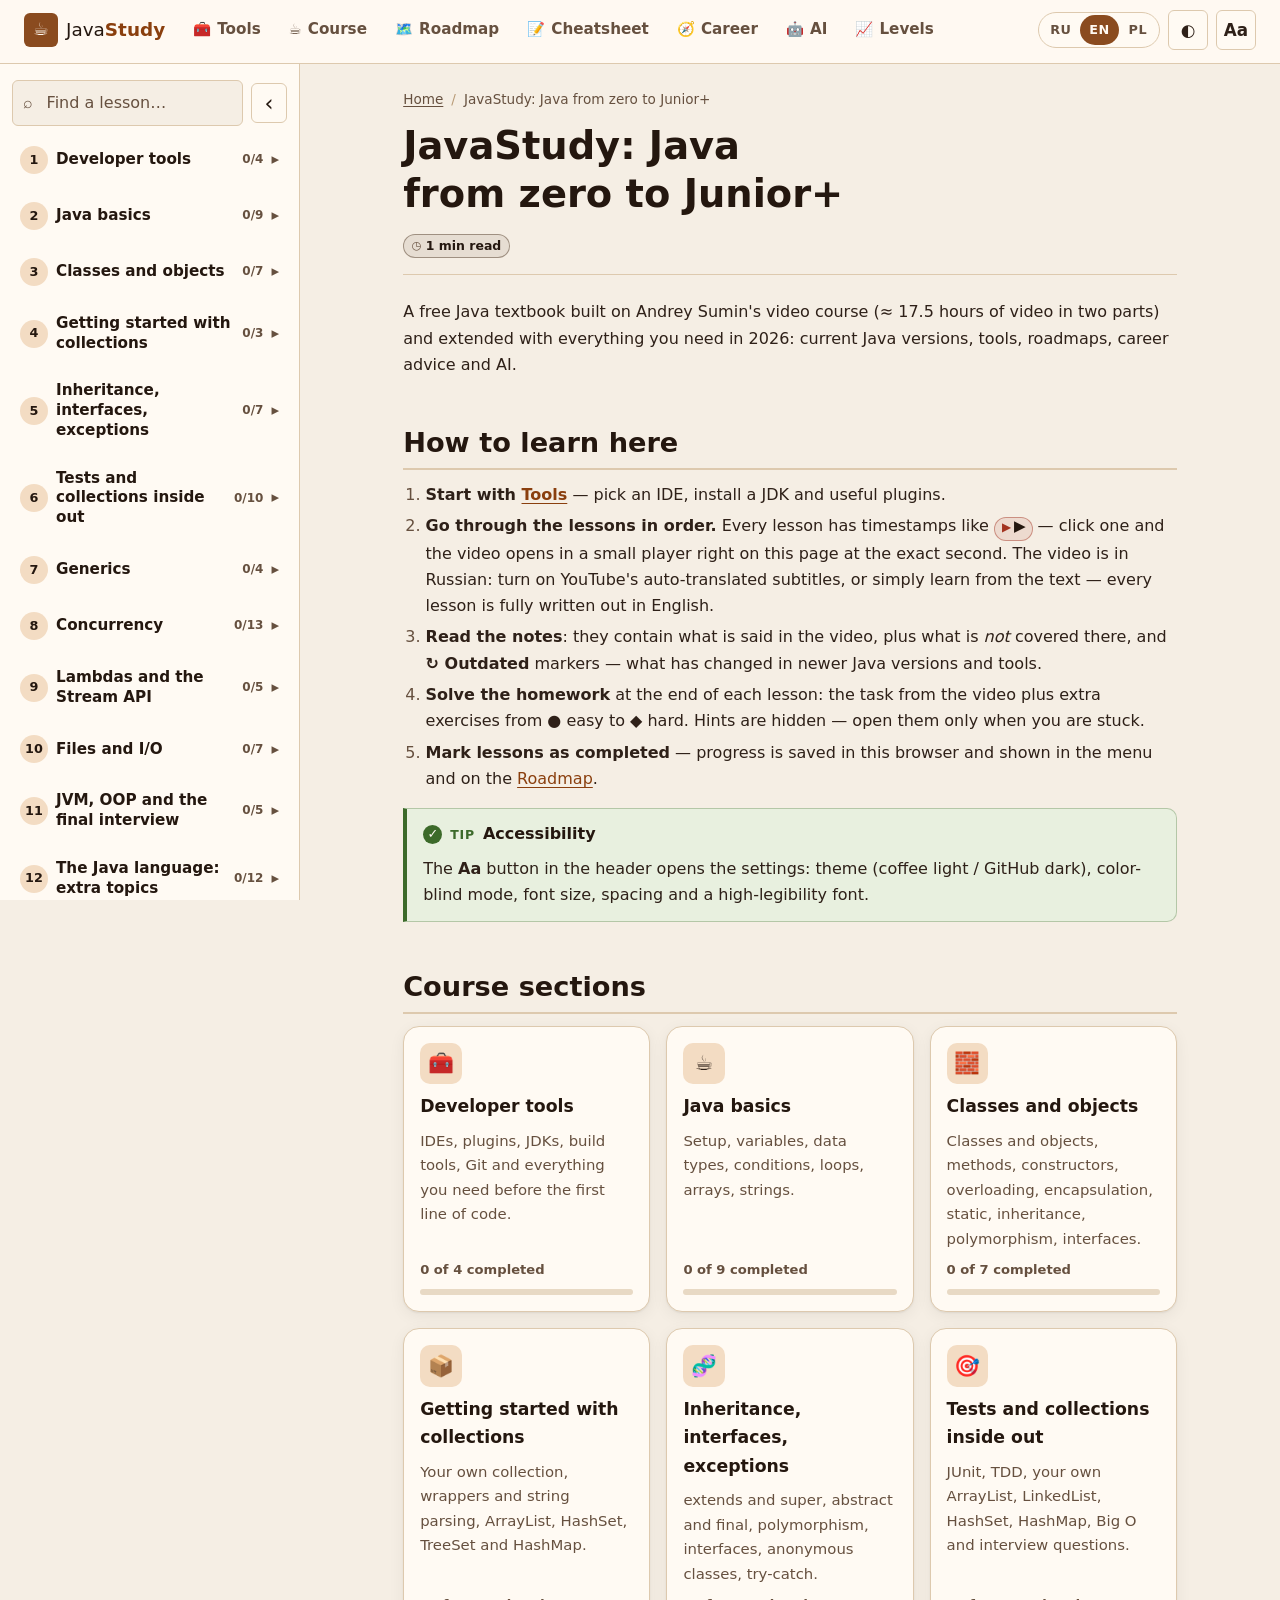
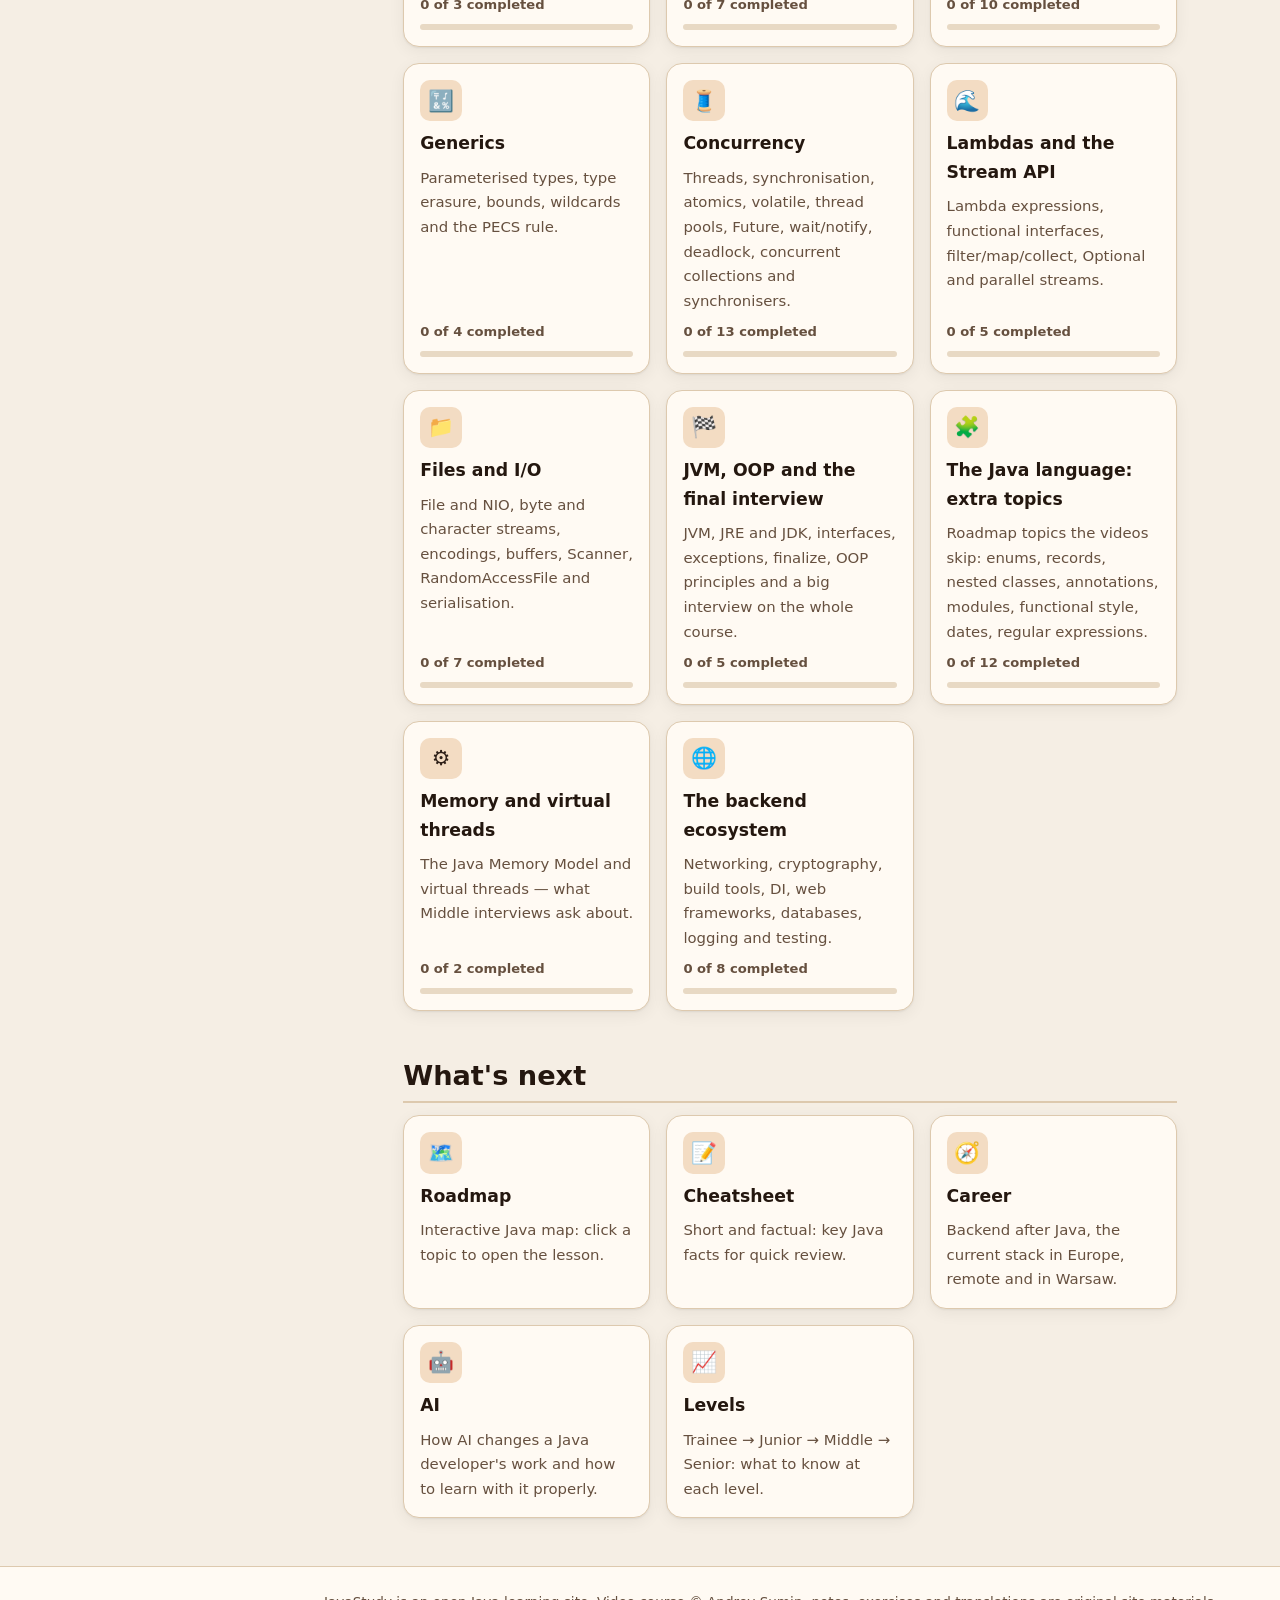
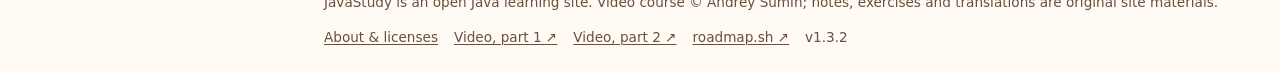
<file: index.html>
<!doctype html>
<html lang="ru" data-theme="coffee">
<head>
  <meta charset="utf-8">
  <meta name="viewport" content="width=device-width, initial-scale=1">
  <title>JavaStudy — Java с нуля до Junior+</title>
  <meta name="description" content="JavaStudy: бесплатный курс Java с нуля — уроки с таймкодами видео, домашние задания, roadmap, инструменты, карьера и ИИ. RU / EN / PL.">
  <meta name="color-scheme" content="light dark">
  <link rel="icon" href="assets/img/favicon.svg" type="image/svg+xml">
  <script>
    /* Применяем настройки до отрисовки, чтобы не было вспышки темы */
    (function () {
      var root = document.documentElement, s = {};
      try { s = JSON.parse(localStorage.getItem('javastudy.settings') || '{}') || {}; } catch (e) {}
      var theme = s.theme || (window.matchMedia && matchMedia('(prefers-color-scheme: dark)').matches ? 'github-dark' : 'coffee');
      root.dataset.theme = theme;
      if (s.cvd) root.dataset.cvd = 'on';
      if (s.fontSize) root.dataset.fontSize = s.fontSize;
      if (s.lineHeight) root.dataset.lineHeight = s.lineHeight;
      if (s.readableFont) root.dataset.readableFont = 'on';
      if (s.width) root.dataset.width = s.width;
    })();
  </script>
  <link rel="stylesheet" href="assets/css/main.css">
  <script type="module" src="assets/js/app.js"></script>
</head>
<body class="page">
  <a class="skip-link" href="#main" data-i18n="skipToContent">Перейти к содержимому</a>

  <header class="header">
    <div class="header__inner">
      <button class="header__menu-btn" type="button" aria-controls="sidebar" aria-expanded="false" data-action="toggle-sidebar">
        <span class="header__menu-icon" aria-hidden="true"></span>
        <span class="visually-hidden" data-i18n="menu">Меню</span>
      </button>
      <a class="header__logo" href="#/" data-link="home">
        <span class="header__logo-mark" aria-hidden="true">☕</span>
        <span class="header__logo-text">Java<b>Study</b></span>
      </a>
      <nav class="nav" aria-label="Main">
        <ul class="nav__list" data-slot="nav"></ul>
      </nav>
      <div class="header__tools">
        <div class="lang-switch" role="group" aria-label="Language" data-slot="lang"></div>
        <button class="icon-btn" type="button" data-action="toggle-theme" data-i18n-title="toggleTheme" title="Тема">
          <span class="icon-btn__icon" aria-hidden="true">◐</span>
          <span class="visually-hidden" data-i18n="toggleTheme">Тема</span>
        </button>
        <button class="icon-btn" type="button" data-action="open-settings" aria-haspopup="dialog" data-i18n-title="a11ySettings" title="Чтение и доступность">
          <span class="icon-btn__icon" aria-hidden="true">Aa</span>
          <span class="visually-hidden" data-i18n="a11ySettings">Чтение и доступность</span>
        </button>
      </div>
    </div>
    <div class="progress-bar" aria-hidden="true"><div class="progress-bar__fill" data-slot="read-progress"></div></div>
  </header>

  <div class="layout">
    <aside class="sidebar" id="sidebar" data-slot="sidebar" aria-label="Course"></aside>
    <button class="sidebar-tab" type="button" data-action="toggle-sidebar" aria-controls="sidebar" title="Меню курса / Course menu"><span aria-hidden="true">☰</span><span class="visually-hidden">Course menu</span></button>
    <div class="layout__backdrop" data-action="close-sidebar" hidden></div>
    <main class="layout__main" id="main" tabindex="-1" data-slot="main" aria-live="polite"></main>
  </div>

  <footer class="footer" data-slot="footer"></footer>

  <div class="player" data-slot="player" hidden></div>

  <dialog class="settings" data-slot="settings" aria-labelledby="settings-title"></dialog>

  <noscript><p class="noscript">JavaStudy requires JavaScript. / Для работы сайта нужен JavaScript.</p></noscript>
</body>
</html>
</file>
<file: assets/css/main.css>
/* JavaStudy — точка входа стилей.
   Порядок: base → themes → blocks. Каждый BEM-блок лежит в отдельном файле blocks/<block>.css */

@import url("base/reset.css");
@import url("base/tokens.css");
@import url("base/fonts.css");
@import url("base/typography.css");
@import url("base/a11y.css");

@import url("themes/coffee-light.css");
@import url("themes/github-dark.css");
@import url("themes/cvd.css");
@import url("themes/reading.css");

@import url("blocks/page.css");
@import url("blocks/skip-link.css");
@import url("blocks/header.css");
@import url("blocks/nav.css");
@import url("blocks/lang-switch.css");
@import url("blocks/icon-btn.css");
@import url("blocks/progress-bar.css");
@import url("blocks/layout.css");
@import url("blocks/sidebar.css");
@import url("blocks/search.css");
@import url("blocks/article.css");
@import url("blocks/breadcrumbs.css");
@import url("blocks/toc.css");
@import url("blocks/timecode.css");
@import url("blocks/player.css");
@import url("blocks/callout.css");
@import url("blocks/task.css");
@import url("blocks/badge.css");
@import url("blocks/code-block.css");
@import url("blocks/hljs.css");
@import url("blocks/table.css");
@import url("blocks/pager.css");
@import url("blocks/done-toggle.css");
@import url("blocks/card.css");
@import url("blocks/card-grid.css");
@import url("blocks/roadmap.css");
@import url("blocks/roadmap-node.css");
@import url("blocks/tabs.css");
@import url("blocks/settings.css");
@import url("blocks/notice.css");
@import url("blocks/footer.css");
</file>
